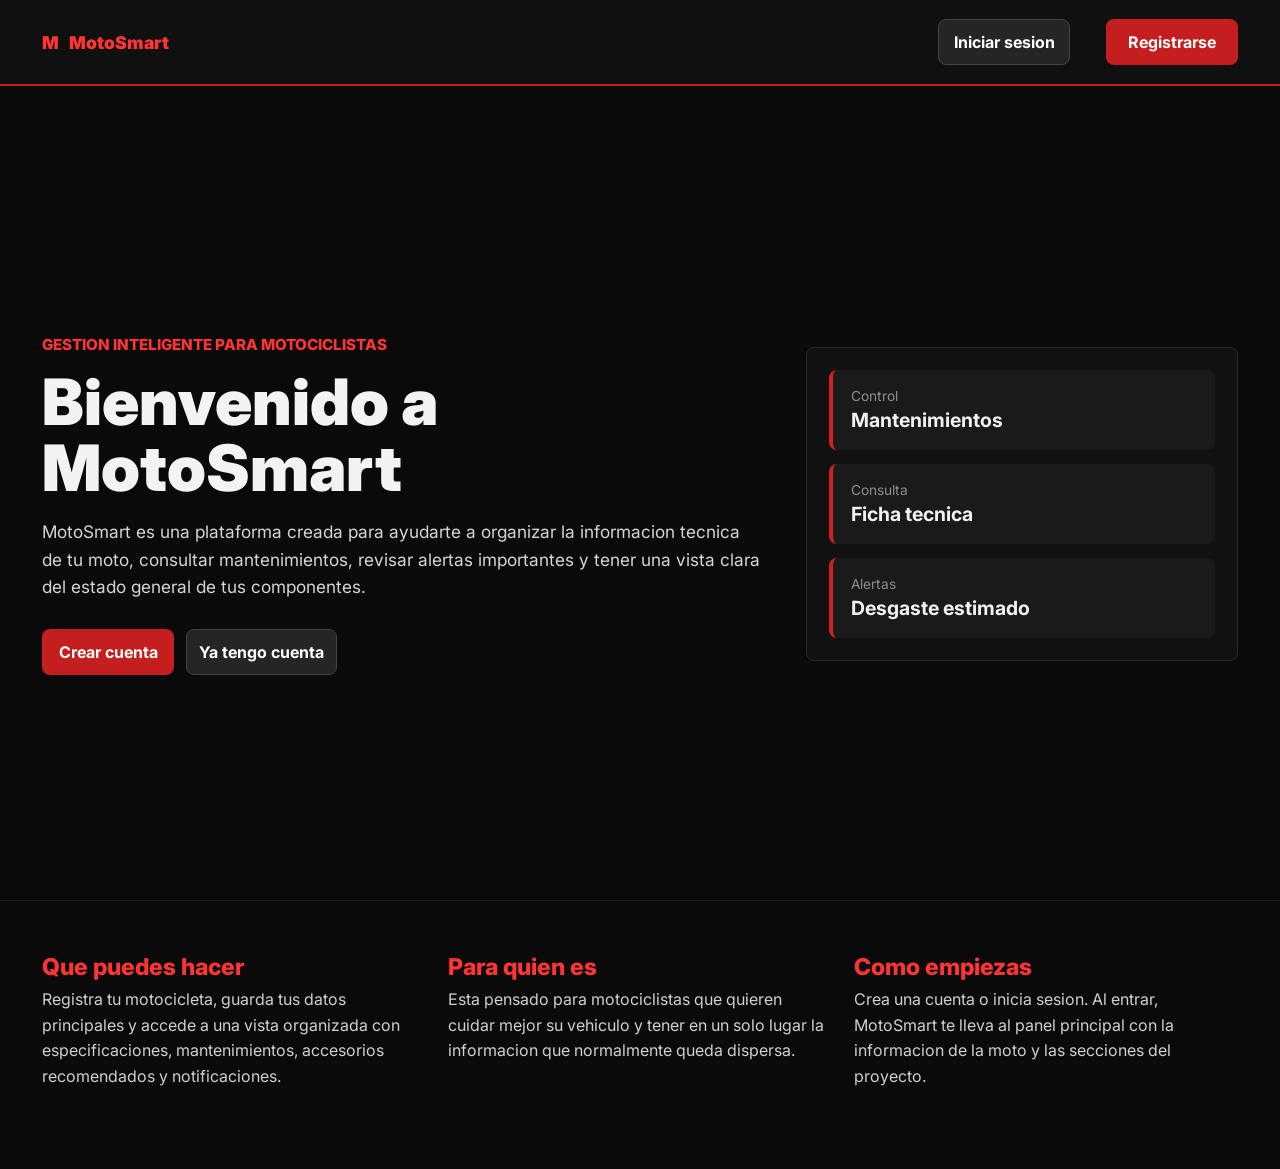
<file: index.html>
<!DOCTYPE html>
<html lang="es">
<head>
  <meta charset="UTF-8">
  <meta name="viewport" content="width=device-width, initial-scale=1.0">
  <title>MotoSmart - Bienvenido</title>
  <link href="https://fonts.googleapis.com/css2?family=Inter:wght@400;600;700;900&display=swap" rel="stylesheet">
  <link rel="stylesheet" href="./css/styles.css">
</head>
<body class="welcome-page">
  <header class="welcome-header">
    <a class="brand-link" href="./index.html">
      <span class="brand-mark">M</span>
      <span>MotoSmart</span>
    </a>
    <nav class="auth-actions">
      <a class="btn btn-secondary" href="./html/login.html" target="_blank">Iniciar sesion</a>
      <a class="btn" href="./html/registro.html" target="_blank">Registrarse</a>
    </nav>
  </header>

  <main class="welcome-main">
    <section class="welcome-hero">
      <div class="welcome-copy">
        <p class="eyebrow">Gestion inteligente para motociclistas</p>
        <h1>Bienvenido a MotoSmart</h1>
        <p>
          MotoSmart es una plataforma creada para ayudarte a organizar la informacion tecnica de tu moto,
          consultar mantenimientos, revisar alertas importantes y tener una vista clara del estado general
          de tus componentes.
        </p>
        <div class="welcome-buttons">
          <a class="btn" href="./html/registro.html" target="_blank">Crear cuenta</a>
          <a class="btn btn-secondary" href="./html/login.html" target="_blank">Ya tengo cuenta</a>
        </div>
      </div>

      <div class="welcome-panel">
        <div class="metric">
          <span>Control</span>
          <strong>Mantenimientos</strong>
        </div>
        <div class="metric">
          <span>Consulta</span>
          <strong>Ficha tecnica</strong>
        </div>
        <div class="metric">
          <span>Alertas</span>
          <strong>Desgaste estimado</strong>
        </div>
      </div>
    </section>

    <section class="welcome-info">
      <div>
        <h2>Que puedes hacer</h2>
        <p>Registra tu motocicleta, guarda tus datos principales y accede a una vista organizada con especificaciones, mantenimientos, accesorios recomendados y notificaciones.</p>
      </div>
      <div>
        <h2>Para quien es</h2>
        <p>Esta pensado para motociclistas que quieren cuidar mejor su vehiculo y tener en un solo lugar la informacion que normalmente queda dispersa.</p>
      </div>
      <div>
        <h2>Como empiezas</h2>
        <p>Crea una cuenta o inicia sesion. Al entrar, MotoSmart te lleva al panel principal con la informacion de la moto y las secciones del proyecto.</p>
      </div>
    </section>
  </main>
</body>
</html>
</file>
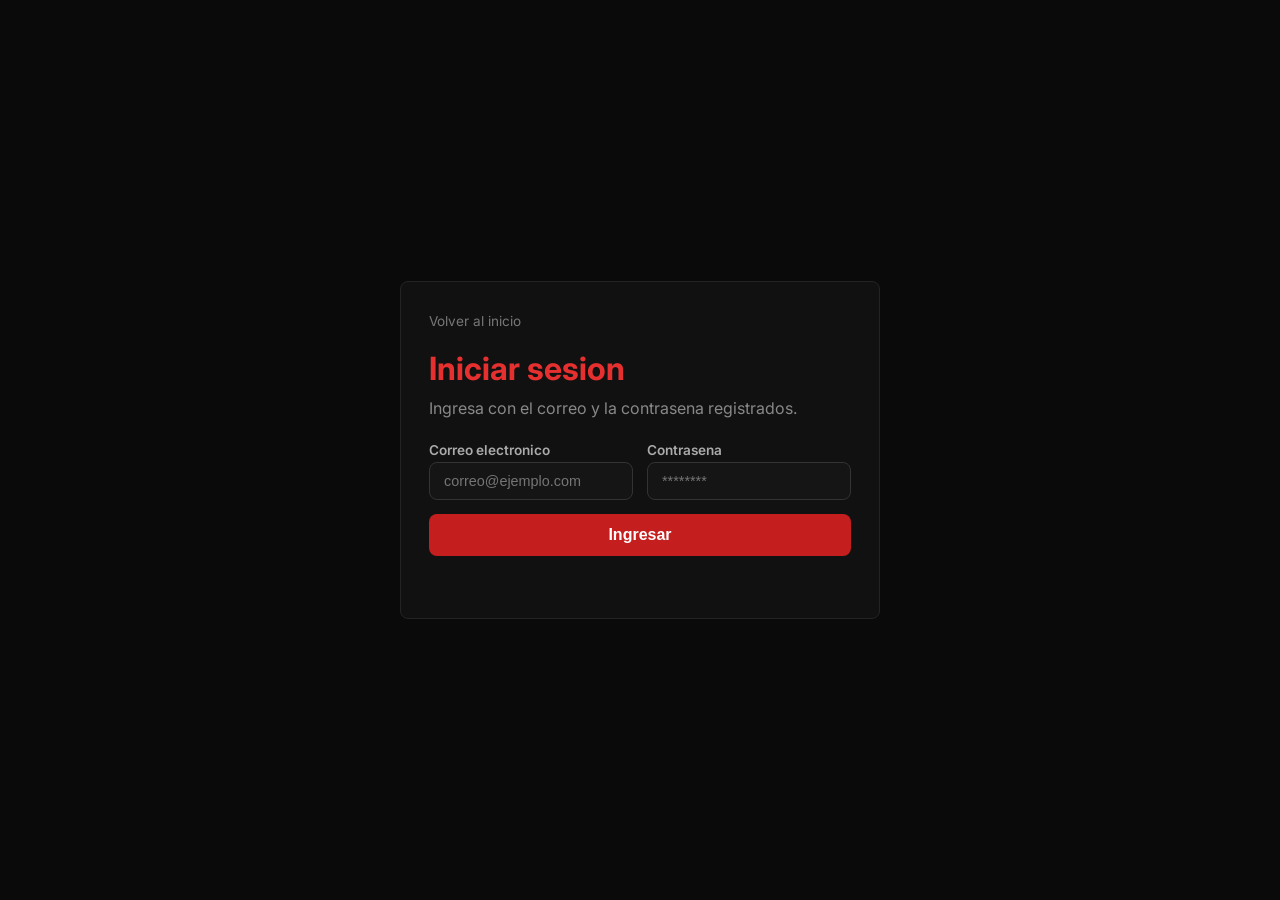
<file: html/app.html>
<!DOCTYPE html>
<html lang="es">
<head>
  <meta charset="UTF-8">
  <meta name="viewport" content="width=device-width, initial-scale=1.0">
  <title>MotoSmart - Panel principal</title>
  <link href="https://fonts.googleapis.com/css2?family=Inter:wght@400;600;700;900&display=swap" rel="stylesheet">
  <link rel="stylesheet" href="../css/styles.css">
</head>
<body data-protected="true">
  <header>
    <a class="brand-link compact" href="./app.html">
      <span class="brand-mark">M</span>
      <span>MotoSmart</span>
    </a>
    <button class="menu-toggle" type="button" aria-label="Abrir menu" aria-expanded="false">
      <span></span>
      <span></span>
      <span></span>
    </button>
    <nav id="mainNav">
      <a href="#mision">Mision</a>
      <a href="#quienes">Quienes Somos</a>
      <a href="#specs">Especificaciones</a>
      <a href="#dashboard">Dashboard</a>
      <button id="logoutBtn" class="nav-button" type="button">Cerrar sesion</button>
    </nav>
  </header>

  <div class="hero">
    <h1>Bienvenidos a MotoSmart</h1>
    <p>Tu moto, siempre al dia: Controla especificaciones, mantenimientos y accesorios en un solo lugar.</p>
    <div class="badges">
      <span>Especificaciones</span>
      <span>Mantenimiento</span>
      <span>Accesorios</span>
      <span>Notificaciones</span>
    </div>
  </div>

  <div class="alt-bg" id="mision">
    <section class="inner">
      <h2>Mision y Vision</h2>
      <p class="desc">Los pilares que guian a MotoSmart Technologies S.A.S.</p>
      <div class="grid2">
        <div class="card">
          <span class="icon">01</span>
          <h3>Mision</h3>
          <p>Ofrecer a los motociclistas una plataforma digital inteligente que centralice la informacion tecnica de sus motocicletas, facilite el control del mantenimiento preventivo y recomiende accesorios adecuados, mejorando la seguridad, el rendimiento y la vida util del vehiculo.</p>
        </div>
        <div class="card">
          <span class="icon">02</span>
          <h3>Vision</h3>
          <p>Convertirnos en una de las plataformas lideres en la gestion digital de motocicletas en todo Latinoamerica, siendo referentes en innovacion, confianza y tecnologia aplicada a la movilidad.</p>
        </div>
      </div>
    </section>
  </div>

  <section id="quienes">
    <h2>Quienes Somos</h2>
    <p class="desc">MotoSmart Technologies S.A.S. es una empresa colombiana de base tecnologica dedicada al desarrollo de soluciones digitales para el sector motociclista.</p>
    <div class="grid3">
      <div class="card">
        <span class="icon">01</span>
        <h3>Innovacion</h3>
        <p>Soluciones digitales de vanguardia para la gestion de motocicletas.</p>
      </div>
      <div class="card">
        <span class="icon">02</span>
        <h3>Seguridad</h3>
        <p>Promovemos la conduccion segura y el mantenimiento preventivo.</p>
      </div>
      <div class="card">
        <span class="icon">03</span>
        <h3>Alcance</h3>
        <p>Sede en Bucaramanga, Santander. Proyeccion a toda Latinoamerica.</p>
      </div>
    </div>
  </section>

  <section id="specs">
    <h2>Especificaciones Tecnicas</h2>
    <p id="specsDescription" class="desc">Ficha tecnica de tu motocicleta registrada.</p>
    <table>
      <thead>
        <tr>
          <th>Caracteristica</th>
          <th>Detalle</th>
        </tr>
      </thead>
      <tbody id="specsTableBody">
        <tr><td>Marca registrada</td><td>Cargando...</td></tr>
        <tr><td>Modelo registrado</td><td>Cargando...</td></tr>
        <tr><td>Año</td><td>Cargando...</td></tr>
        <tr><td>Kilometraje actual</td><td>Cargando...</td></tr>
      </tbody>
    </table>
  </section>

  <div class="alt-bg">
    <section class="inner">
      <h2>Control de Mantenimiento</h2>
      <p class="desc">Estado actual de los mantenimientos programados.</p>
      <div class="mant-item" style="border-left-color: #22c55e;">
        <div>
          <div class="name">Cambio de aceite</div>
          <div class="date">Ultimo: 15/Ene/2026 - Proximo: 15/Abr/2026</div>
        </div>
        <span class="badge-ok">Al dia</span>
      </div>
      <div class="mant-item" style="border-left-color: #eab308;">
        <div>
          <div class="name">Revision de frenos</div>
          <div class="date">Ultimo: 10/Oct/2025 - Proximo: 20/Feb/2026</div>
        </div>
        <span class="badge-warn">Proximo</span>
      </div>
      <div class="mant-item" style="border-left-color: #ef4444;">
        <div>
          <div class="name">Cambio de cadena</div>
          <div class="date">Ultimo: 05/Mar/2025 - Vencido: 05/Dic/2025</div>
        </div>
        <span class="badge-danger">Urgente</span>
      </div>
      <div class="mant-item" style="border-left-color: #22c55e;">
        <div>
          <div class="name">Cambio filtro de aire</div>
          <div class="date">Ultimo: 01/Dic/2025 - Proximo: 01/Jun/2026</div>
        </div>
        <span class="badge-ok">Al dia</span>
      </div>
      <div class="mant-item" style="border-left-color: #eab308;">
        <div>
          <div class="name">Revision de bujia</div>
          <div class="date">Ultimo: 20/Ago/2025 - Proximo: 20/Feb/2026</div>
        </div>
        <span class="badge-warn">Proximo</span>
      </div>
    </section>
  </div>

  <section>
    <h2>Accesorios Recomendados</h2>
    <p class="desc">Mejora tu experiencia con accesorios compatibles.</p>
    <div class="grid3">
      <div class="acc-card">
        <span class="icon">01</span>
        <h3>Casco LS2 Stream</h3>
        <p style="color: #888; font-size: .85rem;">Integral, certificado DOT</p>
        <div class="price">$285.000 COP</div>
      </div>
      <div class="acc-card">
        <span class="icon">02</span>
        <h3>Maletero GIVI 34L</h3>
        <p style="color: #888; font-size: .85rem;">Compatible con parrilla trasera</p>
        <div class="price">$320.000 COP</div>
      </div>
      <div class="acc-card">
        <span class="icon">03</span>
        <h3>Luces LED auxiliares</h3>
        <p style="color: #888; font-size: .85rem;">Kit 2 unidades, 12V</p>
        <div class="price">$75.000 COP</div>
      </div>
      <div class="acc-card">
        <span class="icon">04</span>
        <h3>Guantes Pro-Biker</h3>
        <p style="color: #888; font-size: .85rem;">Proteccion nudillos, tactiles</p>
        <div class="price">$48.000 COP</div>
      </div>
      <div class="acc-card">
        <span class="icon">05</span>
        <h3>Candado de disco</h3>
        <p style="color: #888; font-size: .85rem;">Con alarma 110dB</p>
        <div class="price">$62.000 COP</div>
      </div>
      <div class="acc-card">
        <span class="icon">06</span>
        <h3>Slider protector</h3>
        <p style="color: #888; font-size: .85rem;">Para carenaje lateral</p>
        <div class="price">$95.000 COP</div>
      </div>
    </div>
  </section>

  <div class="alt-bg">
    <section class="inner">
      <h2>Notificaciones Inteligentes</h2>
      <p class="desc">Alertas automaticas sobre el estado de tu moto.</p>
      <div class="notif">
        <span class="dot"></span>
        <span class="text">Tu cambio de cadena esta vencido. Agenda una cita pronto.</span>
        <span class="time">Hace 2 dias</span>
      </div>
      <div class="notif">
        <span class="dot"></span>
        <span class="text">Revision de frenos en 9 dias. No lo olvides.</span>
        <span class="time">Hace 5 dias</span>
      </div>
      <div class="notif">
        <span class="dot"></span>
        <span id="accessoryNotice" class="text">Nuevo accesorio disponible para tu motocicleta.</span>
        <span class="time">Hace 1 semana</span>
      </div>
      <div class="notif">
        <span class="dot"></span>
        <span class="text">Bujia proxima a requerir cambio segun tu kilometraje.</span>
        <span class="time">Hace 1 semana</span>
      </div>
    </section>
  </div>

  <section id="dashboard">
    <h2>Dashboard - Desgaste Estimado</h2>
    <p id="dashboardDescription" class="desc">Vista previa del estado de los componentes de tu moto.</p>
    <div class="grid2">
      <div class="dash-card">
        <div class="bar-label"><span>Aceite de motor</span><span>72%</span></div>
        <div class="bar-bg"><div class="bar-fill bar-yellow" style="width: 72%;"></div></div>
        <div class="bar-label"><span>Pastillas de freno</span><span>45%</span></div>
        <div class="bar-bg"><div class="bar-fill bar-yellow" style="width: 45%;"></div></div>
        <div class="bar-label"><span>Kit de cadena</span><span>88%</span></div>
        <div class="bar-bg"><div class="bar-fill bar-red" style="width: 88%;"></div></div>
      </div>
      <div class="dash-card">
        <div class="bar-label"><span>Llantas</span><span>30%</span></div>
        <div class="bar-bg"><div class="bar-fill bar-green" style="width: 30%;"></div></div>
        <div class="bar-label"><span>Filtro de aire</span><span>18%</span></div>
        <div class="bar-bg"><div class="bar-fill bar-green" style="width: 18%;"></div></div>
        <div class="bar-label"><span>Bujia</span><span>55%</span></div>
        <div class="bar-bg"><div class="bar-fill bar-yellow" style="width: 55%;"></div></div>
      </div>
    </div>
    <p style="color: #555; font-size: .8rem; margin-top: 16px; text-align: center;">
      * Los porcentajes indican desgaste estimado. 0% = nuevo, 100% = requiere cambio inmediato.
    </p>
  </section>

  <footer>
    <div class="brand">MotoSmart</div>
    <p>MotoSmart Technologies S.A.S. - NIT: 901.XXX.XXX-X</p>
    <p>Bucaramanga, Santander, Colombia</p>
    <div class="links">
      <a href="#mision">Mision</a>
      <a href="#quienes">Quienes Somos</a>
      <a href="#specs">Especificaciones</a>
      <a href="#dashboard">Dashboard</a>
    </div>
    <p style="margin-top: 16px;">2026 MotoSmart Technologies S.A.S. - Todos los derechos reservados.</p>
    <p style="margin-top: 4px;">Proyecto academico - Borrador de avance</p>
  </footer>

  <script src="../js/script.js"></script>
</body>
</html>
</file>
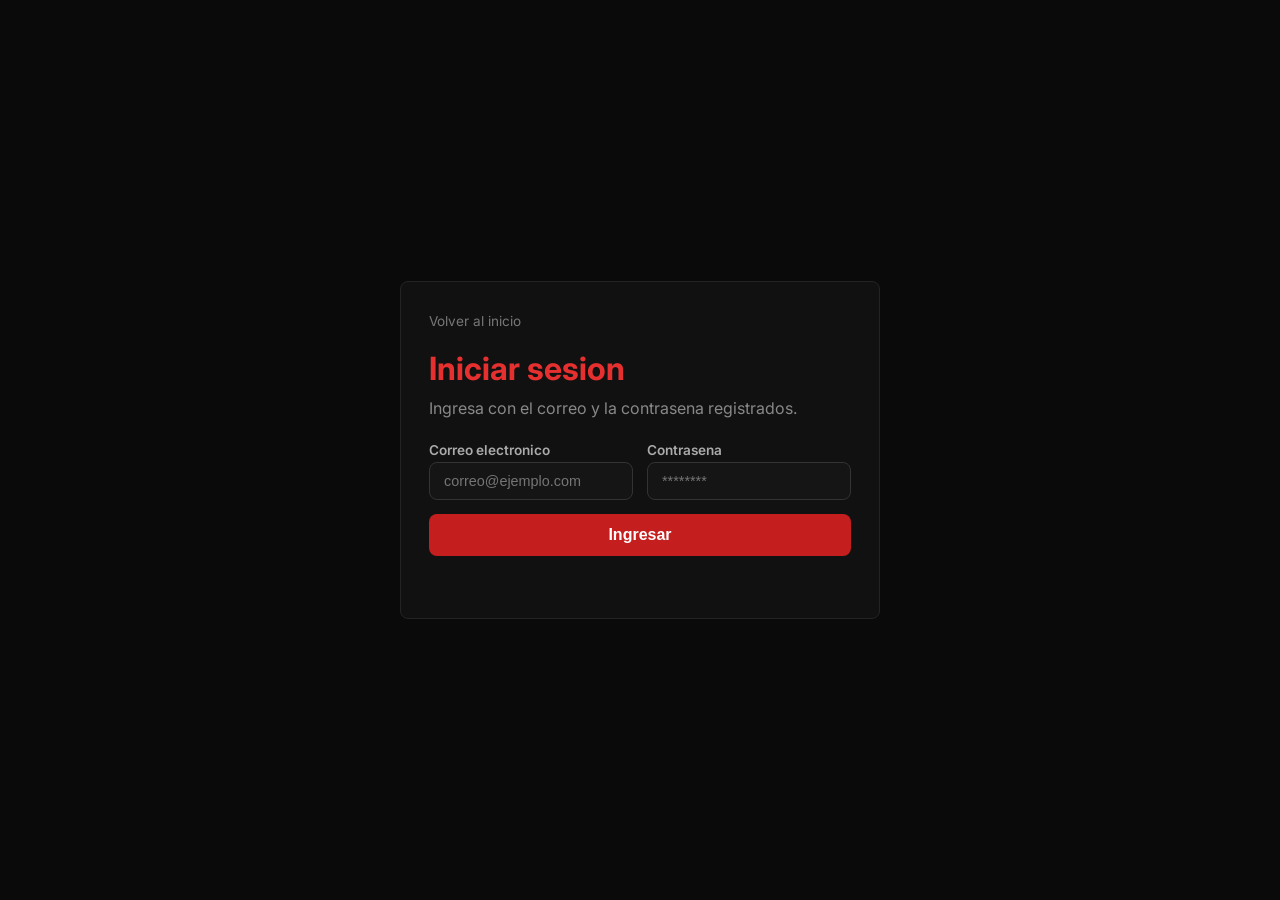
<file: html/login.html>
<!DOCTYPE html>
<html lang="es">
<head>
  <meta charset="UTF-8">
  <meta name="viewport" content="width=device-width, initial-scale=1.0">
  <title>MotoSmart - Iniciar sesion</title>
  <link href="https://fonts.googleapis.com/css2?family=Inter:wght@400;600;700;900&display=swap" rel="stylesheet">
  <link rel="stylesheet" href="../css/styles.css">
</head>
<body class="auth-page">
  <main class="auth-screen">
    <section class="auth-card">
      <a class="auth-back" href="../index.html">Volver al inicio</a>
      <h1>Iniciar sesion</h1>
      <p>Ingresa con el correo y la contrasena registrados.</p>

      <form id="loginForm">
        <div>
          <label>Correo electronico</label>
          <input name="email" type="email" placeholder="correo@ejemplo.com" autocomplete="email" required>
        </div>
        <div>
          <label>Contrasena</label>
          <input name="password" type="password" placeholder="********" autocomplete="current-password" required>
        </div>
        <button class="btn" type="submit">Ingresar</button>
        <p id="loginMessage" class="form-message" aria-live="polite"></p>
      </form>
    </section>
  </main>

  <script src="../js/script.js"></script>
</body>
</html>
</file>
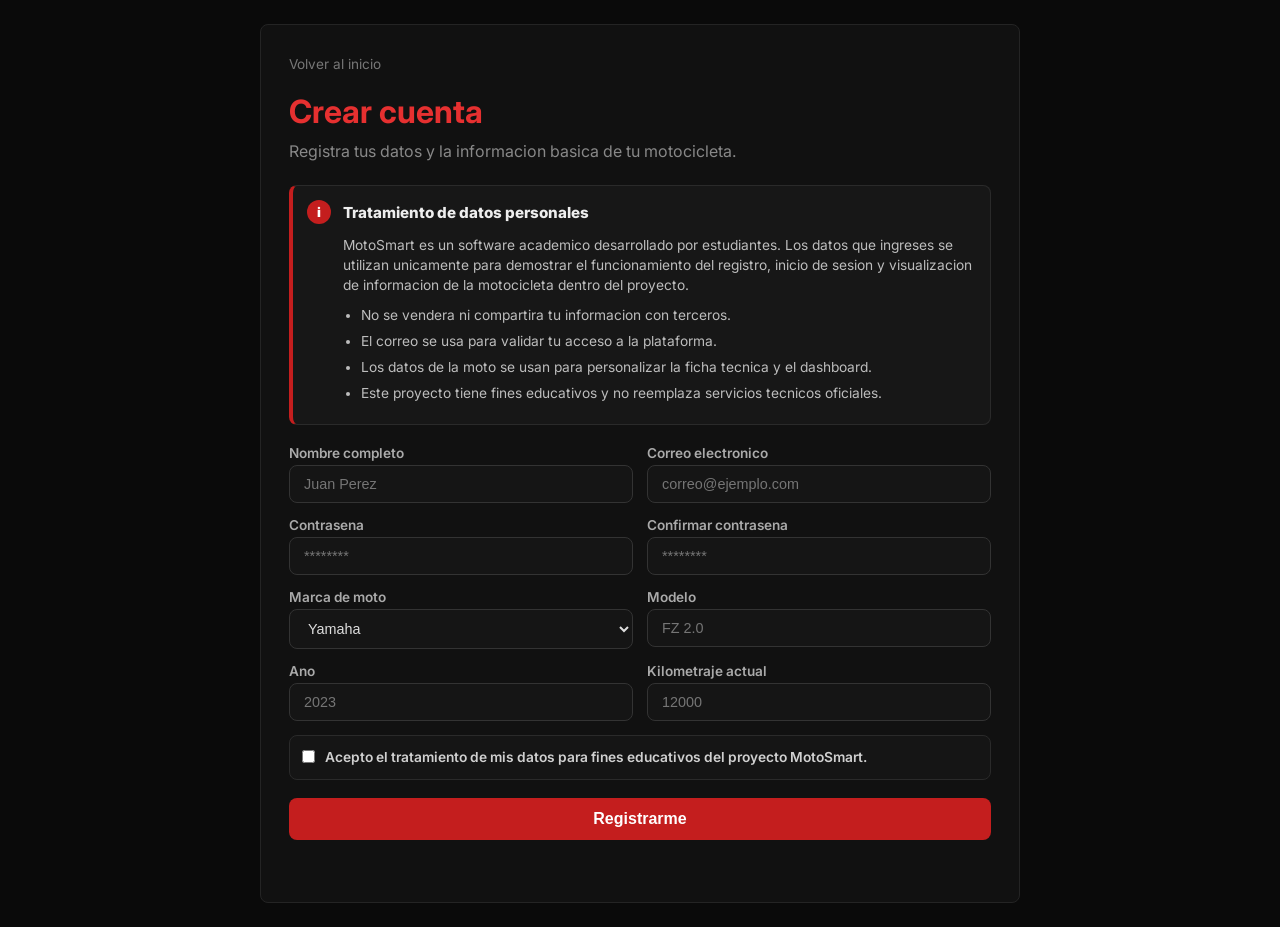
<file: html/registro.html>
<!DOCTYPE html>
<html lang="es">
<head>
  <meta charset="UTF-8">
  <meta name="viewport" content="width=device-width, initial-scale=1.0">
  <title>MotoSmart - Registro</title>
  <link href="https://fonts.googleapis.com/css2?family=Inter:wght@400;600;700;900&display=swap" rel="stylesheet">
  <link rel="stylesheet" href="../css/styles.css">
</head>
<body class="auth-page">
  <main class="auth-screen">
    <section class="auth-card wide">
      <a class="auth-back" href="../index.html">Volver al inicio</a>
      <h1>Crear cuenta</h1>
      <p>Registra tus datos y la informacion basica de tu motocicleta.</p>
      <details class="data-notice" open>
        <summary>
          <span class="notice-icon">i</span>
          <span>Tratamiento de datos personales</span>
        </summary>
        <div class="notice-content">
          <p>
            MotoSmart es un software academico desarrollado por estudiantes. Los datos que ingreses
            se utilizan unicamente para demostrar el funcionamiento del registro, inicio de sesion y
            visualizacion de informacion de la motocicleta dentro del proyecto.
          </p>
          <ul>
            <li>No se vendera ni compartira tu informacion con terceros.</li>
            <li>El correo se usa para validar tu acceso a la plataforma.</li>
            <li>Los datos de la moto se usan para personalizar la ficha tecnica y el dashboard.</li>
            <li>Este proyecto tiene fines educativos y no reemplaza servicios tecnicos oficiales.</li>
          </ul>
        </div>
      </details>

      <form id="registerForm">
        <div>
          <label>Nombre completo</label>
          <input name="nombre" type="text" placeholder="Juan Perez" autocomplete="name" required>
        </div>
        <div>
          <label>Correo electronico</label>
          <input name="email" type="email" placeholder="correo@ejemplo.com" autocomplete="email" required>
        </div>
        <div>
          <label>Contrasena</label>
          <input name="password" type="password" placeholder="********" autocomplete="new-password" minlength="6" required>
        </div>
        <div>
          <label>Confirmar contrasena</label>
          <input name="confirmPassword" type="password" placeholder="********" autocomplete="new-password" minlength="6" required>
        </div>
        <div>
          <label>Marca de moto</label>
          <select name="marca">
            <option>Yamaha</option>
            <option>Honda</option>
            <option>Suzuki</option>
            <option>Bajaj</option>
            <option>KTM</option>
            <option>AKT</option>
            <option>Otra</option>
          </select>
        </div>
        <div>
          <label>Modelo</label>
          <input name="modelo" type="text" placeholder="FZ 2.0">
        </div>
        <div>
          <label>Ano</label>
          <input name="anio" type="number" placeholder="2023" min="1900" max="2100">
        </div>
        <div>
          <label>Kilometraje actual</label>
          <input name="kilometraje" type="number" placeholder="12000" min="0">
        </div>
        <label class="consent-check">
          <input name="dataConsent" type="checkbox">
          <span>Acepto el tratamiento de mis datos para fines educativos del proyecto MotoSmart.</span>
        </label>
        <button class="btn" type="submit">Registrarme</button>
        <p id="registerMessage" class="form-message" aria-live="polite"></p>
      </form>
    </section>
  </main>

  <script src="../js/script.js"></script>
</body>
</html>
</file>
<file: css/styles.css>
/* styles.css */
@import url('https://fonts.googleapis.com/css2?family=Inter:wght@400;600;700;900&display=swap');

* { 
  margin: 0; 
  padding: 0; 
  box-sizing: border-box; 
}

body {
  font-family: 'Inter', Arial, sans-serif;
  background: #0a0a0a;
  color: #ccc;
}

a { 
  color: #e63030; 
  text-decoration: none; 
}
a:hover { 
  text-decoration: underline; 
}

/* ===== HEADER ===== */
header {
  position: fixed; 
  top: 0; 
  left: 0; 
  right: 0;
  height: 64px;
  background: #111;
  border-bottom: 2px solid #c41e1e;
  display: flex; 
  align-items: center; 
  justify-content: space-between;
  padding: 0 28px;
  z-index: 100;
}
header img { 
  height: 42px; 
}
header nav a {
  color: #bbb; 
  margin-left: 24px; 
  font-size: .9rem; 
  font-weight: 600;
}
header nav a:hover { 
  color: #e63030; 
  text-decoration: none; 
}
.brand-link {
  color: #eee;
  display: flex;
  align-items: center;
  gap: 10px;
  font-weight: 900;
  letter-spacing: 0;
}
.brand-link:hover {
  text-decoration: none;
}
.brand-link.compact {
  color: #eee;
}
.brand-mark {
  width: 38px;
  height: 38px;
  border-radius: 8px;
  background: #c41e1e;
  color: #fff;
  display: inline-flex;
  align-items: center;
  justify-content: center;
  font-weight: 900;
}
.nav-button {
  background: transparent;
  border: 1px solid #c41e1e;
  border-radius: 8px;
  color: #e63030;
  cursor: pointer;
  font-weight: 700;
  margin-left: 24px;
  padding: 8px 12px;
}
.nav-button:hover {
  background: #1a1a1a;
}
.menu-toggle {
  display: none;
}

/* ===== HERO ===== */
.hero {
  margin-top: 64px;
  padding: 70px 24px 50px;
  text-align: center;
  background: #111;
}
.hero h1 { 
  font-size: 2.6rem; 
  font-weight: 900; 
  color: #e63030; 
  margin-bottom: 12px; 
}
.hero p { 
  color: #888; 
  font-size: 1.05rem; 
  max-width: 600px; 
  margin: 0 auto 28px; 
  line-height: 1.6; 
}
.badges { 
  display: flex; 
  justify-content: center; 
  gap: 12px; 
  flex-wrap: wrap; 
}
.badges span {
  background: #1a1a1a; 
  border: 1px solid #c41e1e;
  padding: 8px 18px; 
  border-radius: 50px;
  font-size: .8rem; 
  font-weight: 600; 
  color: #e63030;
}

/* ===== SECCIONES ===== */
section { 
  padding: 60px 24px; 
  max-width: 960px; 
  margin: 0 auto; 
}
.alt-bg { 
  background: #111; 
  max-width: 100%; 
}
.alt-bg > .inner { 
  max-width: 960px; 
  margin: 0 auto; 
}
h2 { 
  font-size: 1.8rem; 
  font-weight: 800; 
  color: #e63030; 
  margin-bottom: 6px; 
}
.desc { 
  color: #777; 
  margin-bottom: 28px; 
  line-height: 1.5; 
}

/* ===== TARJETAS ===== */
.grid2 { 
  display: grid; 
  grid-template-columns: 1fr 1fr; 
  gap: 20px; 
}
.grid3 { 
  display: grid; 
  grid-template-columns: repeat(3, 1fr); 
  gap: 20px; 
}
.card {
  background: #1a1a1a; 
  border: 1px solid #222; 
  border-radius: 14px; 
  padding: 24px;
}
.card:hover { 
  border-color: #c41e1e; 
}
.card h3 { 
  color: #eee; 
  font-size: 1.05rem; 
  font-weight: 700; 
  margin-bottom: 6px; 
}
.card p { 
  color: #888; 
  font-size: .88rem; 
  line-height: 1.5; 
}
.icon { 
  font-size: 1.6rem; 
  margin-bottom: 10px; 
  display: block; 
}

/* ===== TABLA SPECS ===== */
table { 
  width: 100%; 
  border-collapse: collapse; 
  margin-top: 16px; 
}
th, td { 
  text-align: left; 
  padding: 10px 14px; 
  border-bottom: 1px solid #222; 
  font-size: .9rem; 
}
th { 
  color: #e63030; 
  font-weight: 700; 
  background: #151515; 
}
td { 
  color: #aaa; 
}

/* ===== MANTENIMIENTO ===== */
.mant-item {
  display: flex; 
  justify-content: space-between; 
  align-items: center;
  padding: 14px 18px; 
  background: #1a1a1a; 
  border-radius: 10px; 
  margin-bottom: 10px;
  border-left: 4px solid #333;
}
.mant-item .name { 
  font-weight: 600; 
  color: #ddd; 
}
.mant-item .date { 
  font-size: .82rem; 
  color: #666; 
}
.badge-ok { 
  background: #0d3d0d; 
  color: #4ade80; 
  padding: 4px 12px; 
  border-radius: 20px; 
  font-size: .75rem; 
  font-weight: 700; 
}
.badge-warn { 
  background: #3d3200; 
  color: #facc15; 
  padding: 4px 12px; 
  border-radius: 20px; 
  font-size: .75rem; 
  font-weight: 700; 
}
.badge-danger { 
  background: #3d0d0d; 
  color: #f87171; 
  padding: 4px 12px; 
  border-radius: 20px; 
  font-size: .75rem; 
  font-weight: 700; 
}

/* ===== ACCESORIOS ===== */
.acc-card {
  background: #1a1a1a; 
  border: 1px solid #222; 
  border-radius: 14px; 
  padding: 20px; 
  text-align: center;
}
.acc-card:hover { 
  border-color: #c41e1e; 
}
.acc-card .price { 
  color: #e63030; 
  font-weight: 800; 
  font-size: 1.1rem; 
  margin-top: 8px; 
}

/* ===== NOTIFICACIONES ===== */
.notif {
  display: flex; 
  align-items: center; 
  gap: 14px;
  padding: 14px 18px; 
  background: #1a1a1a; 
  border-radius: 10px; 
  margin-bottom: 10px;
  border-left: 4px solid #c41e1e;
}
.notif .dot { 
  width: 10px; 
  height: 10px; 
  background: #e63030; 
  border-radius: 50%; 
  flex-shrink: 0; 
}
.notif .text { 
  color: #ccc; 
  font-size: .9rem; 
}
.notif .time { 
  color: #555; 
  font-size: .78rem; 
  margin-left: auto; 
  white-space: nowrap; 
}

/* ===== DASHBOARD DESGASTE ===== */
.dash-card {
  background: #1a1a1a; 
  border: 1px solid #222; 
  border-radius: 14px; 
  padding: 20px;
}
.bar-label { 
  display: flex; 
  justify-content: space-between; 
  font-size: .85rem; 
  margin-bottom: 4px; 
  color: #bbb; 
}
.bar-bg { 
  background: #222; 
  border-radius: 8px; 
  height: 14px; 
  overflow: hidden; 
  margin-bottom: 14px; 
}
.bar-fill { 
  height: 100%; 
  border-radius: 8px; 
}
.bar-green { 
  background: #22c55e; 
}
.bar-yellow { 
  background: #eab308; 
}
.bar-red { 
  background: #ef4444; 
}

/* ===== FORM ===== */
form { 
  display: grid; 
  grid-template-columns: 1fr 1fr; 
  gap: 14px; 
}
label { 
  color: #aaa; 
  font-size: .85rem; 
  font-weight: 600; 
  display: block; 
  margin-bottom: 4px; 
}
input, select {
  width: 100%; 
  padding: 10px 14px; 
  border-radius: 8px; 
  border: 1px solid #333;
  background: #151515; 
  color: #ddd; 
  font-size: .9rem;
}
input:focus, select:focus { 
  outline: none; 
  border-color: #c41e1e; 
}
.btn {
  grid-column: 1 / -1;
  background: #c41e1e; 
  color: #fff; 
  border: none;
  padding: 12px; 
  border-radius: 8px; 
  font-size: 1rem; 
  font-weight: 700;
  cursor: pointer;
}
.btn:hover { 
  background: #a01818; 
}
.auth-panel {
  background: #111;
  border: 1px solid #222;
  border-radius: 8px;
  padding: 20px;
}
.auth-form {
  grid-template-columns: 1fr 1fr auto;
  align-items: end;
}
.auth-form .btn {
  grid-column: auto;
}
.session-box {
  display: flex;
  justify-content: space-between;
  align-items: center;
  gap: 16px;
}
.session-box strong,
.session-box span {
  display: block;
}
.session-box strong {
  color: #eee;
}
.session-box span {
  color: #777;
  font-size: .85rem;
  margin-top: 4px;
}
.btn-secondary {
  background: #252525;
  border: 1px solid #444;
  width: auto;
}
.btn-secondary:hover {
  background: #333;
}
.form-message {
  grid-column: 1 / -1;
  min-height: 20px;
  color: #888;
  font-size: .86rem;
}
.form-message.success {
  color: #4ade80;
}
.form-message.error {
  color: #f87171;
}

/* ===== BIENVENIDA ===== */
.welcome-page {
  min-height: 100vh;
  background: #0a0a0a;
}
.welcome-header {
  position: fixed;
  top: 0;
  left: 0;
  right: 0;
  height: 72px;
  background: rgba(17, 17, 17, .96);
  border-bottom: 2px solid #c41e1e;
  display: flex;
  align-items: center;
  justify-content: space-between;
  padding: 0 28px;
  z-index: 100;
}
.auth-actions {
  display: flex;
  gap: 12px;
}
.auth-actions .btn,
.welcome-buttons .btn {
  grid-column: auto;
  display: inline-flex;
  align-items: center;
  justify-content: center;
  min-width: 132px;
}
.welcome-main {
  padding-top: 72px;
}
.welcome-hero {
  align-items: center;
  display: grid;
  gap: 36px;
  grid-template-columns: 1.1fr .9fr;
  min-height: calc(100vh - 72px);
  max-width: 1120px;
  margin: 0 auto;
  padding: 56px 24px;
}
.welcome-copy h1 {
  color: #e63030;
  font-size: 3.8rem;
  font-weight: 900;
  line-height: 1;
  margin-bottom: 18px;
}
.welcome-copy p {
  color: #aaa;
  font-size: 1.05rem;
  line-height: 1.7;
  max-width: 650px;
}
.eyebrow {
  color: #e63030 !important;
  font-size: .82rem !important;
  font-weight: 800;
  letter-spacing: 0;
  margin-bottom: 12px;
  text-transform: uppercase;
}
.welcome-buttons {
  display: flex;
  flex-wrap: wrap;
  gap: 12px;
  margin-top: 28px;
}
.welcome-panel {
  background: #111;
  border: 1px solid #242424;
  border-radius: 8px;
  display: grid;
  gap: 14px;
  padding: 22px;
}
.metric {
  background: #1a1a1a;
  border-left: 4px solid #c41e1e;
  border-radius: 8px;
  padding: 18px;
}
.metric span {
  color: #777;
  display: block;
  font-size: .82rem;
  margin-bottom: 4px;
}
.metric strong {
  color: #eee;
  font-size: 1.2rem;
}
.welcome-info {
  border-top: 1px solid #1f1f1f;
  display: grid;
  gap: 20px;
  grid-template-columns: repeat(3, 1fr);
  max-width: 1120px;
  padding-top: 36px;
}
.welcome-info h2 {
  font-size: 1.2rem;
}
.welcome-info p {
  color: #888;
  line-height: 1.6;
}

/* ===== PAGINAS DE ACCESO ===== */
.auth-page {
  min-height: 100vh;
  background: #0a0a0a;
}
.auth-screen {
  align-items: center;
  display: flex;
  justify-content: center;
  min-height: 100vh;
  padding: 24px;
}
.auth-card {
  background: #111;
  border: 1px solid #242424;
  border-radius: 8px;
  max-width: 480px;
  padding: 28px;
  width: 100%;
}
.auth-card.wide {
  max-width: 760px;
}
.auth-card h1 {
  color: #e63030;
  font-size: 2rem;
  margin-bottom: 8px;
}
.auth-card > p {
  color: #888;
  line-height: 1.5;
  margin-bottom: 22px;
}
.auth-back {
  color: #777;
  display: inline-block;
  font-size: .85rem;
  margin-bottom: 20px;
}
.data-notice {
  background: #171717;
  border: 1px solid #2a2a2a;
  border-left: 4px solid #c41e1e;
  border-radius: 8px;
  margin: 0 0 20px;
  padding: 14px;
}
.data-notice summary {
  align-items: center;
  color: #eee;
  cursor: pointer;
  display: flex;
  gap: 12px;
  font-size: .95rem;
  font-weight: 800;
  list-style: none;
}
.data-notice summary::-webkit-details-marker {
  display: none;
}
.notice-icon {
  align-items: center;
  background: #c41e1e;
  border-radius: 50%;
  color: #fff;
  display: inline-flex;
  flex: 0 0 auto;
  font-size: .82rem;
  font-weight: 900;
  height: 24px;
  justify-content: center;
  width: 24px;
}
.notice-content {
  padding: 12px 0 0 36px;
}
.notice-content p,
.notice-content li {
  color: #bdbdbd;
  font-size: .86rem;
  line-height: 1.45;
}
.notice-content p {
  margin: 0;
}
.notice-content ul {
  margin: 10px 0 0 18px;
}
.notice-content li {
  margin-bottom: 6px;
}
.consent-check {
  align-items: flex-start;
  background: #151515;
  border: 1px solid #2a2a2a;
  border-radius: 8px;
  color: #d0d0d0;
  display: flex;
  gap: 10px;
  grid-column: 1 / -1;
  line-height: 1.4;
  padding: 12px;
}
.consent-check input {
  accent-color: #c41e1e;
  flex: 0 0 auto;
  margin-top: 2px;
  width: auto;
}
.consent-check span {
  font-size: .86rem;
}

/* ===== FOOTER ===== */
footer {
  background: #111; 
  border-top: 2px solid #c41e1e;
  padding: 40px 24px; 
  text-align: center; 
  color: #555; 
  font-size: .85rem;
}
footer .brand { 
  color: #e63030; 
  font-weight: 800; 
  font-size: 1.2rem; 
  margin-bottom: 6px; 
}
footer .links { 
  margin: 14px 0; 
}
footer .links a { 
  color: #777; 
  margin: 0 12px; 
}
footer .links a:hover { 
  color: #e63030; 
}

@media(max-width: 700px) {
  .grid2, .grid3, form, .auth-form { 
    grid-template-columns: 1fr; 
  }
  .auth-form .btn {
    grid-column: 1 / -1;
  }
  .session-box {
    align-items: stretch;
    flex-direction: column;
  }
  .hero h1 { 
    font-size: 1.8rem; 
  }
  header {
    height: 64px;
    padding: 0 18px;
  }
  header nav {
    background: #111;
    border: 1px solid #2b2b2b;
    border-radius: 8px;
    display: none;
    flex-direction: column;
    gap: 0;
    left: 18px;
    padding: 10px;
    position: absolute;
    right: 18px;
    top: 72px;
  }
  header nav.open {
    display: flex;
  }
  header nav a {
    border-bottom: 1px solid #202020;
    margin: 0;
    padding: 12px 10px;
  }
  header nav a:last-of-type {
    border-bottom: none;
  }
  .nav-button {
    margin: 8px 0 0;
    width: 100%;
  }
  .menu-toggle {
    background: #1a1a1a;
    border: 1px solid #333;
    border-radius: 8px;
    cursor: pointer;
    display: inline-flex;
    flex-direction: column;
    gap: 5px;
    height: 38px;
    justify-content: center;
    padding: 0 10px;
    width: 42px;
  }
  .menu-toggle span {
    background: #f3f3f3;
    border-radius: 4px;
    display: block;
    height: 2px;
    width: 20px;
  }
  .menu-toggle.open {
    border-color: #c41e1e;
  }
  .welcome-header {
    align-items: flex-start;
    flex-direction: column;
    gap: 12px;
    height: auto;
    padding: 16px;
  }
  .auth-actions {
    width: 100%;
  }
  .auth-actions .btn {
    min-width: 0;
    width: 100%;
  }
  .welcome-main {
    padding-top: 128px;
  }
  .welcome-hero {
    grid-template-columns: 1fr;
    min-height: auto;
  }
  .welcome-copy h1 {
    font-size: 2.4rem;
  }
  .welcome-info {
    grid-template-columns: 1fr;
  }
}

/* ===== MENU MOVIL APP 430x932 ===== */
@media(max-width: 700px) {
  body[data-protected="true"] header {
    height: 58px;
    padding: 0 16px;
  }
  body[data-protected="true"] .brand-link {
    gap: 8px;
    font-size: .9rem;
  }
  body[data-protected="true"] .brand-mark {
    border-radius: 6px;
    font-size: .85rem;
    height: 30px;
    width: 30px;
  }
  body[data-protected="true"] .menu-toggle {
    align-items: center;
    display: inline-flex;
    flex-shrink: 0;
    height: 36px;
    margin-left: auto;
    width: 40px;
  }
  body[data-protected="true"] header nav {
    background: #111;
    border: 1px solid #2c2c2c;
    border-radius: 8px;
    box-shadow: 0 18px 40px rgba(0, 0, 0, .45);
    display: none;
    left: 16px;
    max-height: calc(100vh - 78px);
    overflow-y: auto;
    padding: 8px;
    position: fixed;
    right: 16px;
    top: 66px;
    z-index: 300;
  }
  body[data-protected="true"] header nav.open {
    display: flex;
  }
  body[data-protected="true"] header nav a,
  body[data-protected="true"] .nav-button {
    align-items: center;
    border: 0;
    border-radius: 6px;
    color: #ddd;
    display: flex;
    font-size: .92rem;
    justify-content: flex-start;
    margin: 0;
    min-height: 42px;
    padding: 0 12px;
    text-align: left;
  }
  body[data-protected="true"] header nav a:hover,
  body[data-protected="true"] .nav-button:hover {
    background: #1d1d1d;
    color: #ff3434;
  }
  body[data-protected="true"] .nav-button {
    border: 1px solid #c41e1e;
    color: #ff3434;
    justify-content: center;
    margin-top: 8px;
  }
  body[data-protected="true"] .hero {
    margin-top: 58px;
    padding: 54px 18px 42px;
  }
  body[data-protected="true"] .hero h1 {
    font-size: 1.55rem;
    line-height: 1.15;
  }
  body[data-protected="true"] .hero p {
    font-size: .92rem;
    line-height: 1.55;
    max-width: 330px;
  }
  body[data-protected="true"] section,
  body[data-protected="true"] .alt-bg > .inner {
    max-width: 430px;
  }
}

/* ===== AJUSTE FINAL HOME ===== */
body.welcome-page {
  overflow-x: hidden;
}
body.welcome-page .welcome-header {
  height: 86px;
  padding: 0 42px;
}
body.welcome-page .brand-link {
  color: #ff3434;
  font-size: 1.1rem;
}
body.welcome-page .brand-mark {
  background: transparent;
  color: #ff3434;
  height: auto;
  width: auto;
}
body.welcome-page .welcome-main {
  padding-top: 86px;
}
body.welcome-page .welcome-hero {
  align-items: center;
  display: grid;
  gap: 44px;
  grid-template-columns: minmax(0, 1.25fr) minmax(280px, .75fr);
  max-width: 1360px;
  min-height: calc(100vh - 86px);
  padding: 92px 42px 70px;
}
body.welcome-page .welcome-copy {
  min-width: 0;
}
body.welcome-page .eyebrow {
  color: #ff3434 !important;
  font-size: .95rem !important;
  margin-bottom: 12px;
}
body.welcome-page .welcome-copy h1 {
  color: #f3f3f3;
  font-size: clamp(2.5rem, 5vw, 4.8rem);
  line-height: 1.02;
  margin-bottom: 18px;
}
body.welcome-page .welcome-copy p {
  color: #d6d6d6;
  font-size: 1.08rem;
  line-height: 1.6;
  max-width: 980px;
}
body.welcome-page .welcome-buttons {
  margin-top: 28px;
}
body.welcome-page .welcome-panel {
  align-self: center;
  background: #111;
  border: 1px solid #2b2b2b;
  border-radius: 8px;
  display: grid;
  gap: 14px;
  padding: 22px;
}
body.welcome-page .metric {
  background: #1a1a1a;
  border-left: 4px solid #d21f1f;
  border-radius: 8px;
  padding: 18px;
}
body.welcome-page .metric span {
  color: #8f8f8f;
  display: block;
  font-size: .86rem;
}
body.welcome-page .metric strong {
  color: #f1f1f1;
  display: block;
  font-size: 1.22rem;
  margin-top: 4px;
}
body.welcome-page .welcome-info {
  display: grid;
  gap: 22px;
  grid-template-columns: repeat(3, minmax(0, 1fr));
  max-width: 1360px;
  padding: 52px 42px 80px;
}
body.welcome-page .welcome-info h2 {
  color: #ff3434;
  font-size: 1.45rem;
}
body.welcome-page .welcome-info p {
  color: #d0d0d0;
}

@media(max-width: 900px) {
  body.welcome-page .welcome-hero,
  body.welcome-page .welcome-info {
    grid-template-columns: 1fr;
  }
}

@media(max-width: 700px) {
  body.welcome-page .welcome-header {
    height: auto;
    padding: 16px;
  }
  body.welcome-page .welcome-main {
    padding-top: 144px;
  }
  body.welcome-page .welcome-hero {
    padding: 42px 18px;
  }
  body.welcome-page .welcome-info {
    padding: 32px 18px 56px;
  }
}
</file>
